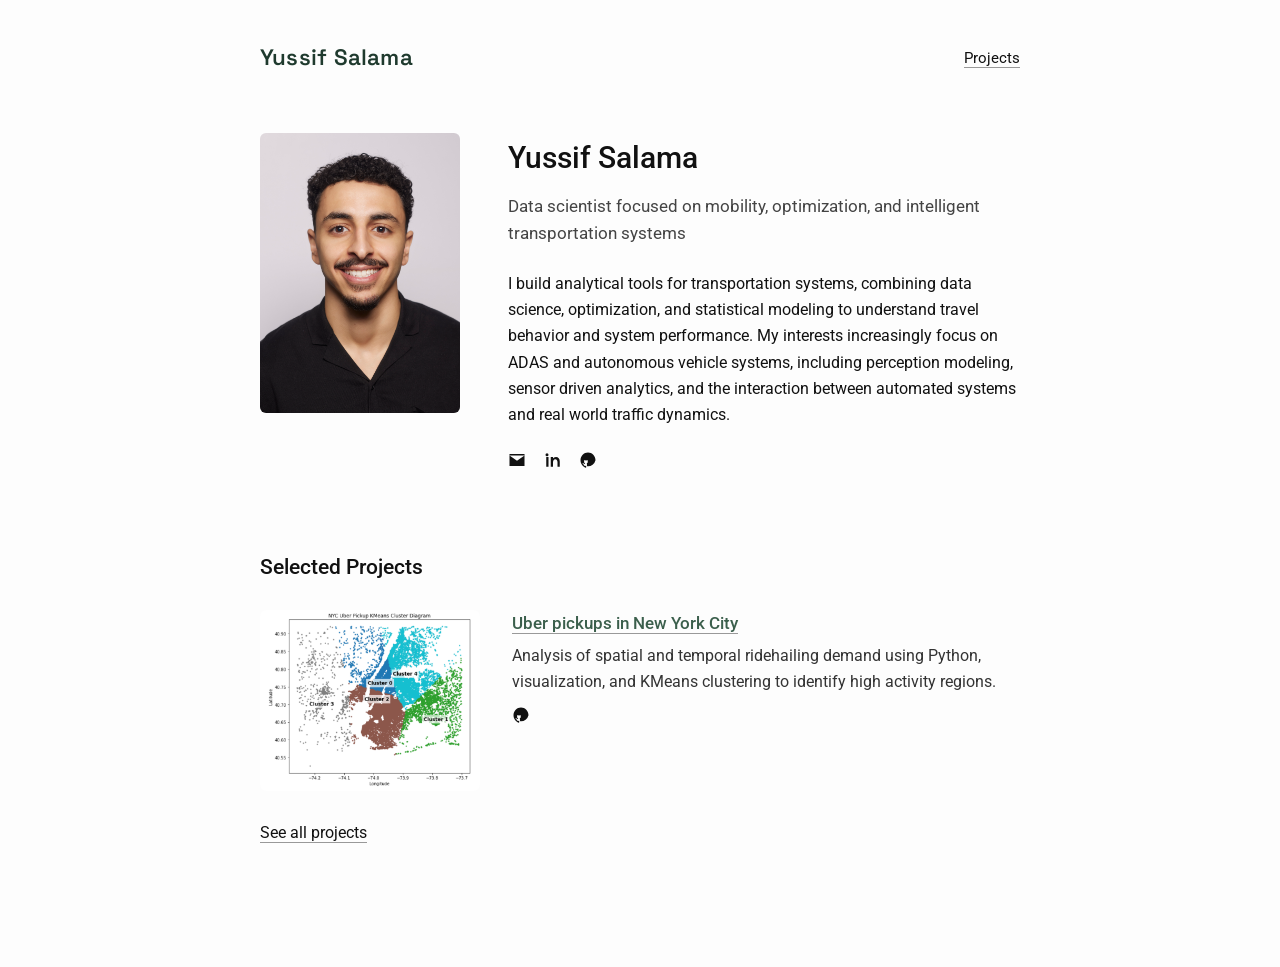
<file: index.html>
<!DOCTYPE html>
<html lang="en">
<head>
  <link href="https://fonts.googleapis.com/css2?family=Space+Grotesk:wght@500;600&display=swap" rel="stylesheet">
  <meta charset="UTF-8">
  <meta name="viewport" content="width=device-width, initial-scale=1">
  <title>Yussif Salama</title>

  <link rel="preconnect" href="https://fonts.googleapis.com">
  <link rel="preconnect" href="https://fonts.gstatic.com" crossorigin>
  <link href="https://fonts.googleapis.com/css2?family=Roboto:wght@400;500;700&display=swap" rel="stylesheet">

  <link rel="stylesheet" href="style.css">
</head>

<body>
  <main>

    <!-- TOP NAV -->
    <header class="top-nav">
      <div class="nav-name">
        <a href="index.html">Yussif Salama</a>
      </div>
      <nav class="nav-links">
        <a href="projects.html">Projects</a>
      </nav>
    </header>

    <!-- HERO -->
    <section class="hero">
      <img
        src="images/headshot.jpg"
        alt="Photo of Yussif Salama"
        class="hero-photo"
      />

      <div class="hero-text">
        <h1>Yussif Salama</h1>

        <p class="role">
          Data scientist focused on mobility, optimization, and intelligent transportation systems
        </p>

        <p class="bio">
          I build analytical tools for transportation systems, combining data science,
          optimization, and statistical modeling to understand travel behavior and system
          performance. My interests increasingly focus on ADAS and autonomous vehicle
          systems, including perception modeling, sensor driven analytics, and the
          interaction between automated systems and real world traffic dynamics.
        </p>

        <div class="contact-icons">
          <a href="mailto:ysyussif@gmail.com" aria-label="Email">
            <svg viewBox="0 0 24 24"><path d="M2 4h20v16H2z M2 6l10 7 10-7"/></svg>
          </a>
          <a href="https://www.linkedin.com/in/yussif-s" target="_blank" aria-label="LinkedIn">
            <svg viewBox="0 0 24 24"><path d="M4 3a2 2 0 110 4 2 2 0 010-4zM3 8h3v13H3zM9 8h3v2c.5-1 2-2 4-2 3 0 5 2 5 6v7h-3v-6c0-2-1-4-3-4s-3 2-3 4v6H9z"/></svg>
          </a>
          <a href="https://github.com/yussifsalama" target="_blank" aria-label="GitHub">
            <svg viewBox="0 0 24 24"><path d="M12 2C6.5 2 2 6.6 2 12.3c0 4.6 2.9 8.5 6.9 9.9.5.1.7-.2.7-.5v-1.9c-2.8.6-3.4-1.4-3.4-1.4-.5-1.3-1.2-1.6-1.2-1.6-1-.7.1-.7.1-.7 1.1.1 1.7 1.2 1.7 1.2 1 .1.8-.6 1.5-1.1-.8-.1-1.6-.4-1.6-1.9 0-.4.1-.8.4-1.1-.1-.1-.4-.5 0-1.1 0 0 .3-.1 1.1.4a3.7 3.7 0 012 0c.8-.5 1.1-.4 1.1-.4.4.6.1 1 .1 1.1.3.3.4.7.4 1.1 0 1.5-.8 1.8-1.6 1.9.2.2.4.5.4.9v2.6c0 .3.2.6.7.5A10.2 10.2 0 0022 12.3C22 6.6 17.5 2 12 2z"/></svg>
          </a>
        </div>
      </div>
    </section>

    <!-- SELECTED PROJECTS -->
    <section class="projects selected">
      <h2>Selected Projects</h2>

      <article class="project featured">
        <img
          src="images/Uber_Pickups_NYC/KCluster.png"
          alt="NYC Uber pickup clustering diagram"
        />

        <div class="project-text">
          <h3>
            <a href="projects/uber-pickups-nyc.html">
              Uber pickups in New York City
            </a>
          </h3>

          <p>
            Analysis of spatial and temporal ridehailing demand using Python,
            visualization, and KMeans clustering to identify high activity regions.
          </p>

          <a
            href="https://github.com/yussifsalama/uber-nyc-pickup-analysis"
            target="_blank"
            class="icon-link"
            aria-label="GitHub repository"
          >
            <svg viewBox="0 0 24 24"><path d="M12 2C6.5 2 2 6.6 2 12.3c0 4.6 2.9 8.5 6.9 9.9.5.1.7-.2.7-.5v-1.9c-2.8.6-3.4-1.4-3.4-1.4-.5-1.3-1.2-1.6-1.2-1.6-1-.7.1-.7.1-.7 1.1.1 1.7 1.2 1.7 1.2 1 .1.8-.6 1.5-1.1-.8-.1-1.6-.4-1.6-1.9 0-.4.1-.8.4-1.1-.1-.1-.4-.5 0-1.1 0 0 .3-.1 1.1.4a3.7 3.7 0 012 0c.8-.5 1.1-.4 1.1-.4.4.6.1 1 .1 1.1.3.3.4.7.4 1.1 0 1.5-.8 1.8-1.6 1.9.2.2.4.5.4.9v2.6c0 .3.2.6.7.5A10.2 10.2 0 0022 12.3C22 6.6 17.5 2 12 2z"/></svg>
          </a>
        </div>
      </article>

      <!-- SEE ALL PROJECTS -->
      <p class="see-all">
        <a href="projects.html">See all projects</a>
      </p>
    </section>

  </main>
</body>
</html>
</file>
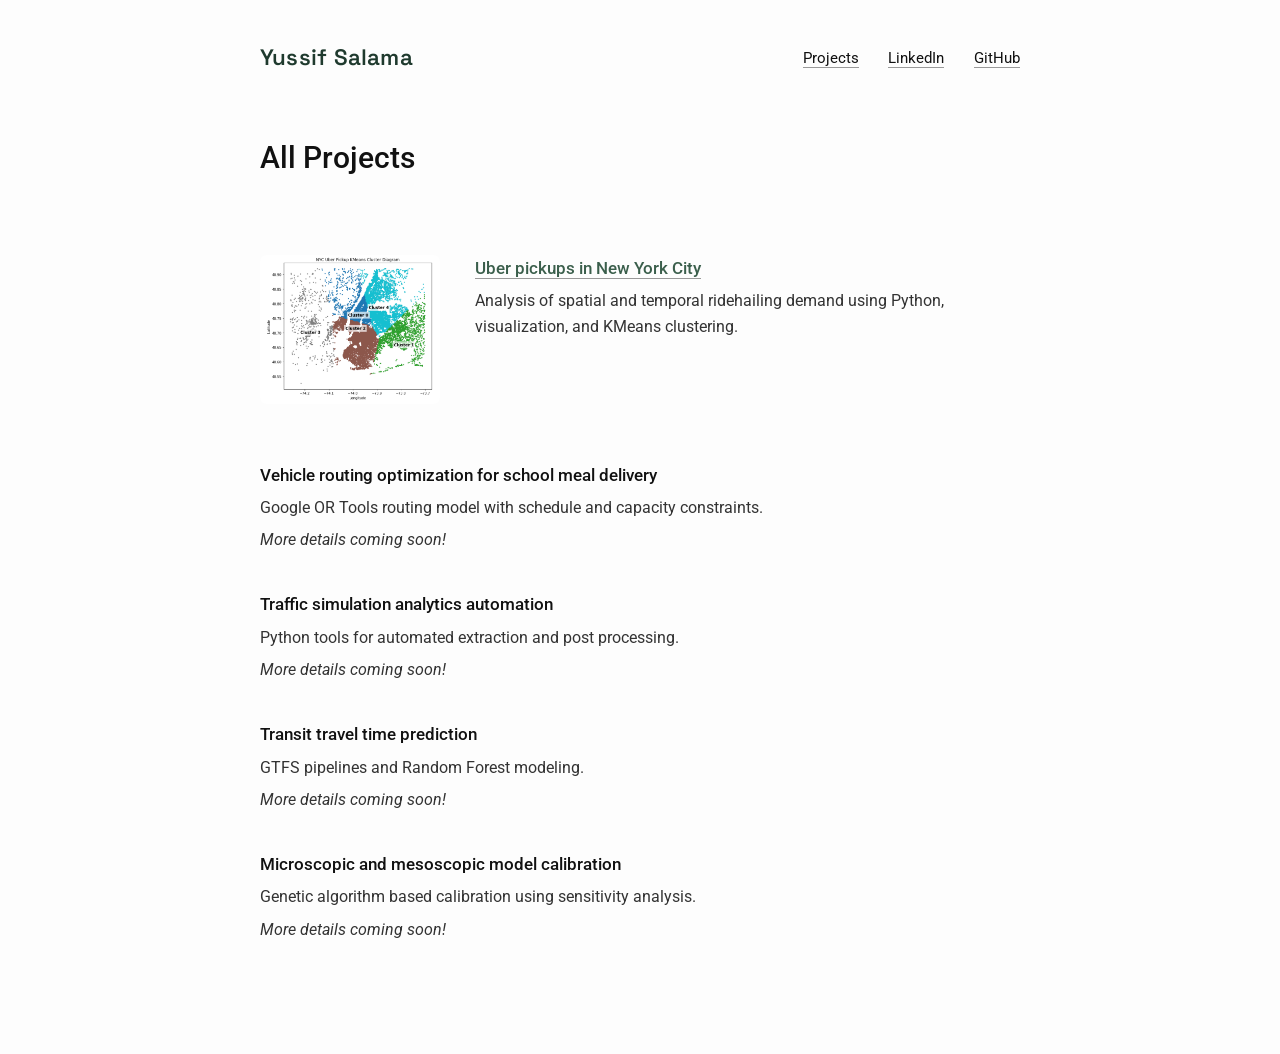
<file: projects.html>
<!DOCTYPE html>
<html lang="en">
<head>
  <link href="https://fonts.googleapis.com/css2?family=Space+Grotesk:wght@500;600&display=swap" rel="stylesheet">
  <meta charset="UTF-8">
  <meta name="viewport" content="width=device-width, initial-scale=1">
  <title>Projects | Yussif Salama</title>

  <link rel="preconnect" href="https://fonts.googleapis.com">
  <link rel="preconnect" href="https://fonts.gstatic.com" crossorigin>
  <link href="https://fonts.googleapis.com/css2?family=Roboto:wght@400;500;700&display=swap" rel="stylesheet">

  <link rel="stylesheet" href="style.css">
</head>

<body>
  <main>

    <!-- TOP NAV -->
    <header class="top-nav">
      <div class="nav-name highlight-name">
        <a href="index.html">Yussif Salama</a>
      </div>

      <nav class="nav-links">
        <a href="projects.html">Projects</a>
        <a href="https://www.linkedin.com/in/yussif-s" target="_blank">LinkedIn</a>
        <a href="https://github.com/yussifsalama" target="_blank">GitHub</a>
      </nav>
    </header>

    <!-- PAGE HEAD -->
    <section class="page-head">
      <h1>All Projects</h1>
    </section>

    <section class="projects-list">

      <!-- FEATURED PROJECT -->
      <article class="project featured-row">
        <div class="project-thumb">
          <img
            src="images/Uber_Pickups_NYC/KCluster.png"
            alt="NYC Uber pickup clustering diagram"
          />
        </div>

        <div class="project-text">
          <h3>
            <a href="projects/uber-pickups-nyc.html">
              Uber pickups in New York City
            </a>
          </h3>

          <p>
            Analysis of spatial and temporal ridehailing demand using Python,
            visualization, and KMeans clustering.
          </p>
        </div>
      </article>

      <!-- OTHER PROJECTS -->
      <article class="project">
        <h3>Vehicle routing optimization for school meal delivery</h3>
        <p>Google OR Tools routing model with schedule and capacity constraints.</p>
        <p class="coming-soon">More details coming soon!</p>
      </article>

      <article class="project">
        <h3>Traffic simulation analytics automation</h3>
        <p>Python tools for automated extraction and post processing.</p>
        <p class="coming-soon">More details coming soon!</p>
      </article>

      <article class="project">
        <h3>Transit travel time prediction</h3>
        <p>GTFS pipelines and Random Forest modeling.</p>
        <p class="coming-soon">More details coming soon!</p>
      </article>

      <article class="project">
        <h3>Microscopic and mesoscopic model calibration</h3>
        <p>Genetic algorithm based calibration using sensitivity analysis.</p>
        <p class="coming-soon">More details coming soon!</p>
      </article>

    </section>

  </main>
</body>
</html>
</file>
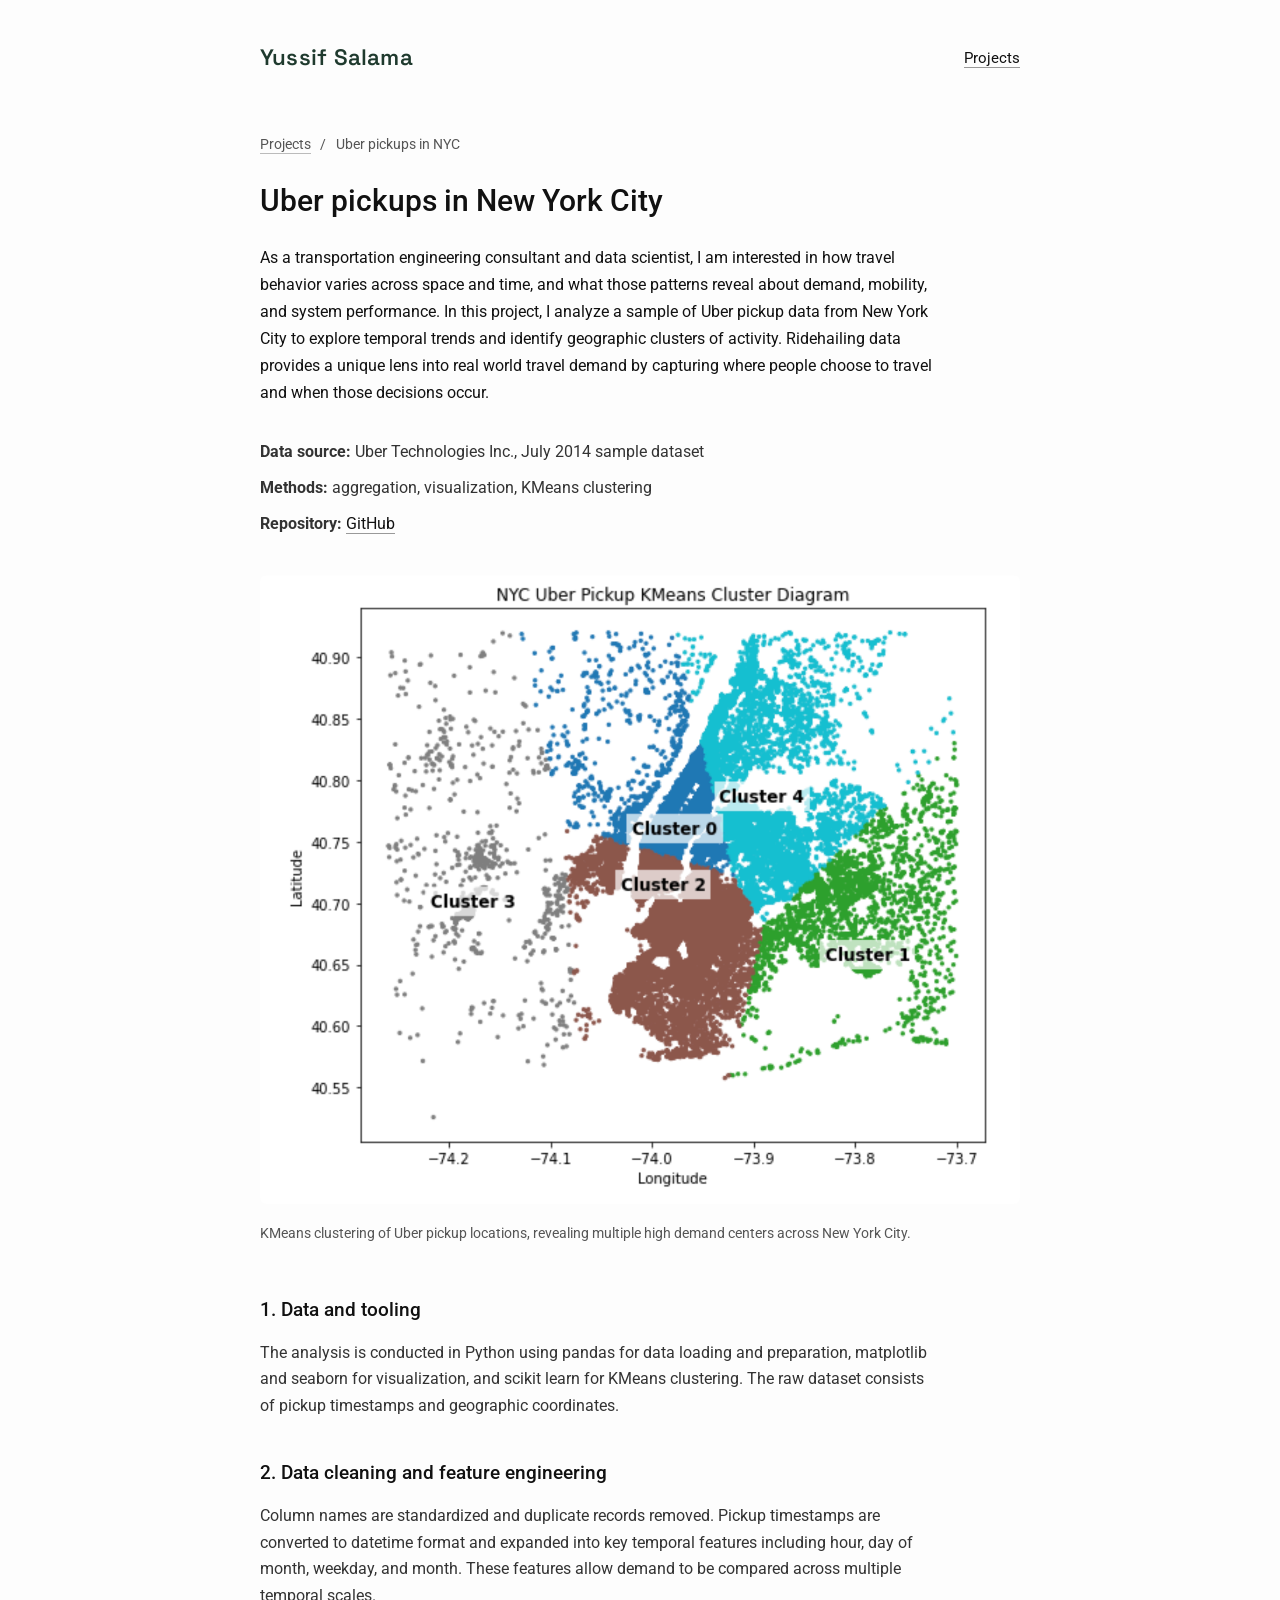
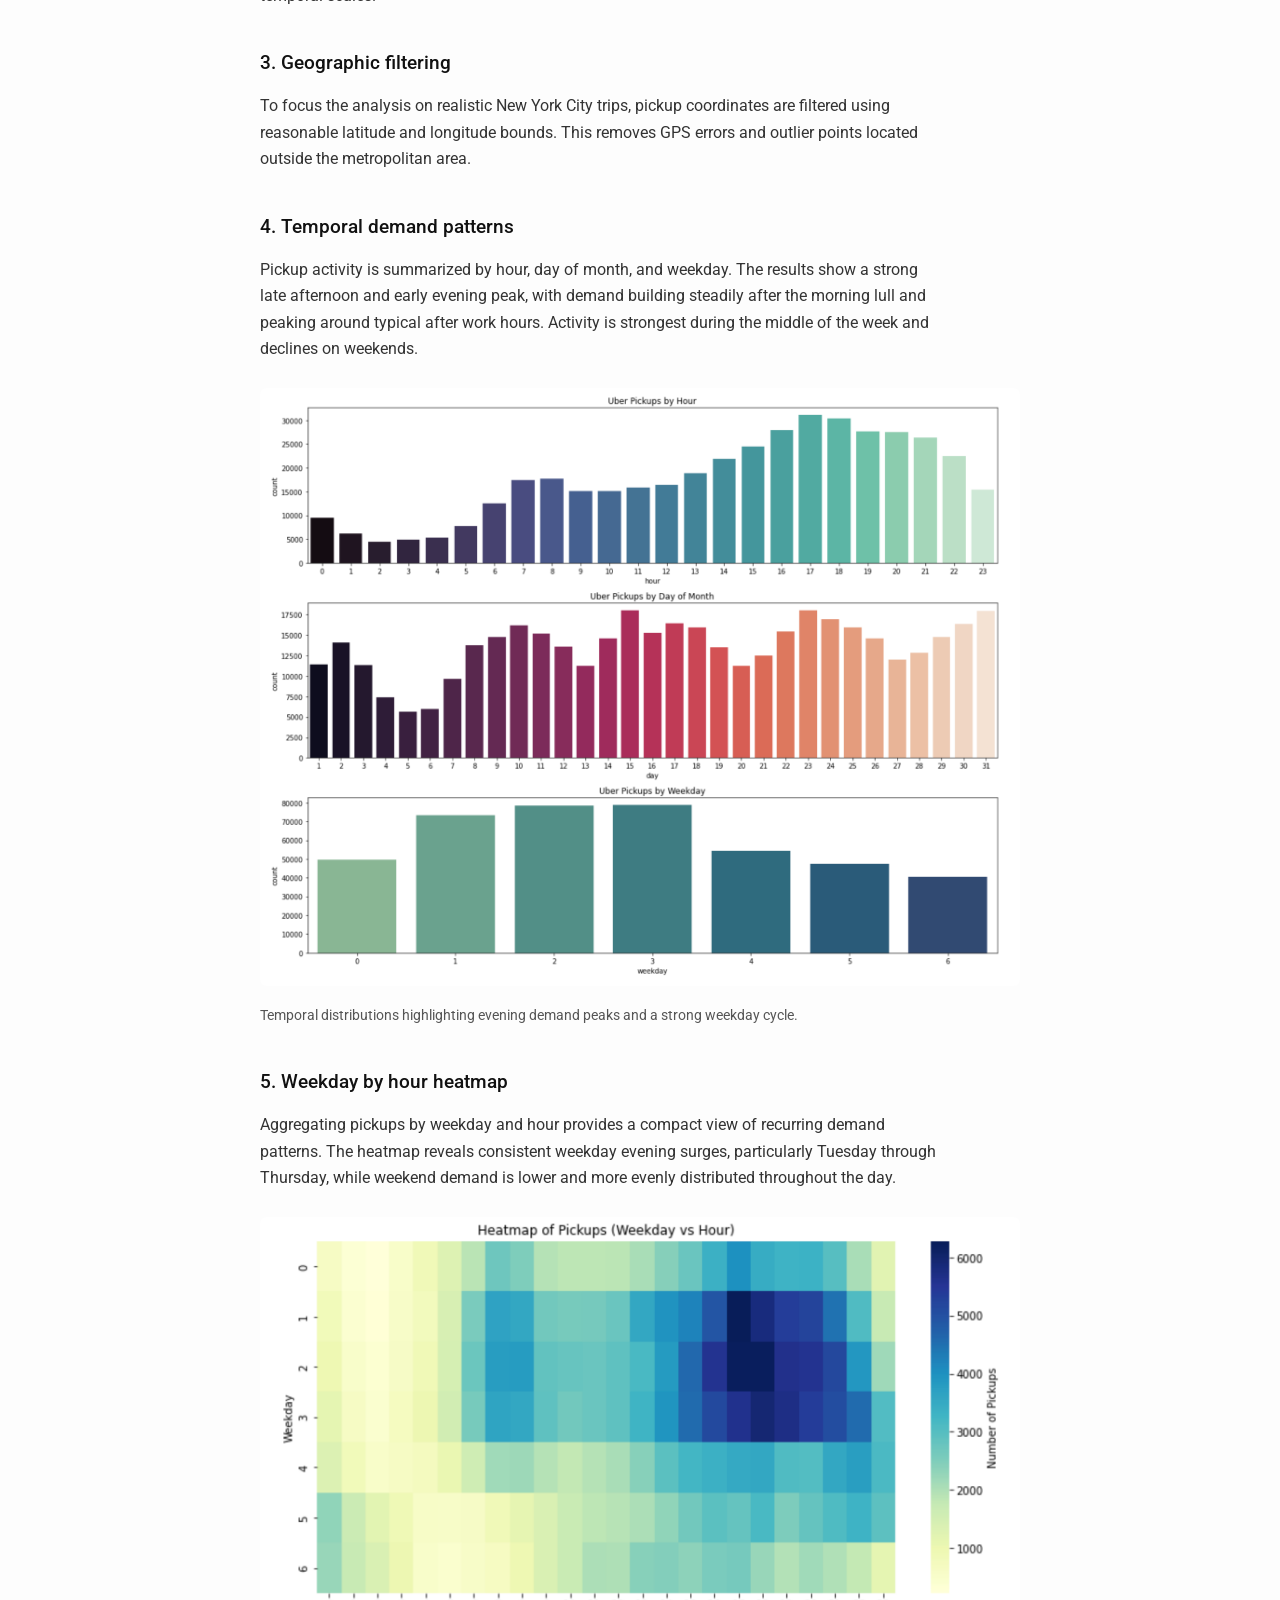
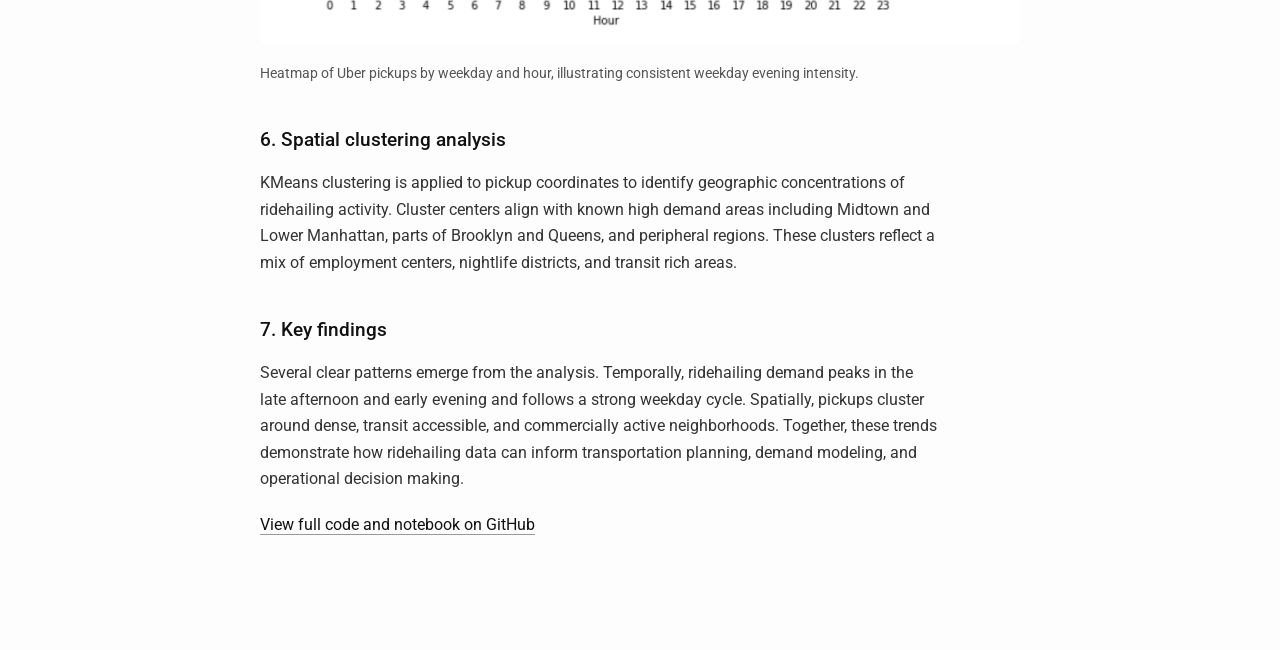
<file: projects/uber-pickups-nyc.html>
<!DOCTYPE html>
<html lang="en">
<head>
  <meta charset="UTF-8">
  <meta name="viewport" content="width=device-width, initial-scale=1">
  <title>Uber pickups in New York City | Yussif Salama</title>
  <link href="https://fonts.googleapis.com/css2?family=Space+Grotesk:wght@500;600&display=swap" rel="stylesheet">
  <link rel="preconnect" href="https://fonts.googleapis.com">
  <link rel="preconnect" href="https://fonts.gstatic.com" crossorigin>
  <link href="https://fonts.googleapis.com/css2?family=Roboto:wght@400;500;700&display=swap" rel="stylesheet">

  <link rel="stylesheet" href="../style.css">
</head>

<body>
  <main>

    <!-- TOP NAV -->
    <header class="top-nav">
      <div class="nav-name">
        <a href="../index.html">Yussif Salama</a>
      </div>

      <nav class="nav-links">
        <a href="../projects.html">Projects</a>
      </nav>
    </header>

    <!-- PROJECT DETAIL -->
    <article class="project-detail">

      <div class="crumbs">
        <a href="../projects.html">Projects</a>
        <span class="crumb-sep">/</span>
        <span>Uber pickups in NYC</span>
      </div>

      <h1>Uber pickups in New York City</h1>

      <p class="project-intro">
        As a transportation engineering consultant and data scientist, I am interested in how
        travel behavior varies across space and time, and what those patterns reveal about demand,
        mobility, and system performance. In this project, I analyze a sample of Uber pickup data
        from New York City to explore temporal trends and identify geographic clusters of activity.
        Ridehailing data provides a unique lens into real world travel demand by capturing where
        people choose to travel and when those decisions occur.
      </p>

      <div class="project-meta">
        <div><strong>Data source:</strong> Uber Technologies Inc., July 2014 sample dataset</div>
        <div><strong>Methods:</strong> aggregation, visualization, KMeans clustering</div>
        <div>
          <strong>Repository:</strong>
          <a href="https://github.com/yussifsalama/uber-nyc-pickup-analysis" target="_blank">
            GitHub
          </a>
        </div>
      </div>

      <figure class="project-hero">
        <img
          src="../images/Uber_Pickups_NYC/KCluster.png"
          alt="NYC Uber pickup KMeans clustering diagram"
        />
        <figcaption>
          KMeans clustering of Uber pickup locations, revealing multiple high demand centers across New York City.
        </figcaption>
      </figure>

      <section class="writeup">

        <h2>1. Data and tooling</h2>
        <p>
          The analysis is conducted in Python using pandas for data loading and preparation,
          matplotlib and seaborn for visualization, and scikit learn for KMeans clustering.
          The raw dataset consists of pickup timestamps and geographic coordinates.
        </p>

        <h2>2. Data cleaning and feature engineering</h2>
        <p>
          Column names are standardized and duplicate records removed. Pickup timestamps are
          converted to datetime format and expanded into key temporal features including hour,
          day of month, weekday, and month. These features allow demand to be compared across
          multiple temporal scales.
        </p>

        <h2>3. Geographic filtering</h2>
        <p>
          To focus the analysis on realistic New York City trips, pickup coordinates are filtered
          using reasonable latitude and longitude bounds. This removes GPS errors and outlier points
          located outside the metropolitan area.
        </p>

        <h2>4. Temporal demand patterns</h2>
        <p>
          Pickup activity is summarized by hour, day of month, and weekday. The results show a
          strong late afternoon and early evening peak, with demand building steadily after the
          morning lull and peaking around typical after work hours. Activity is strongest during
          the middle of the week and declines on weekends.
        </p>

        <figure class="figure">
          <img
            src="../images/Uber_Pickups_NYC/BarGraph.png"
            alt="Uber pickup distributions by hour, day, and weekday"
          />
          <figcaption>
            Temporal distributions highlighting evening demand peaks and a strong weekday cycle.
          </figcaption>
        </figure>

        <h2>5. Weekday by hour heatmap</h2>
        <p>
          Aggregating pickups by weekday and hour provides a compact view of recurring demand
          patterns. The heatmap reveals consistent weekday evening surges, particularly Tuesday
          through Thursday, while weekend demand is lower and more evenly distributed throughout
          the day.
        </p>

        <figure class="figure">
          <img
            src="../images/Uber_Pickups_NYC/Heatmap.png"
            alt="Heatmap of Uber pickups by weekday and hour"
          />
          <figcaption>
            Heatmap of Uber pickups by weekday and hour, illustrating consistent weekday evening intensity.
          </figcaption>
        </figure>

        <h2>6. Spatial clustering analysis</h2>
        <p>
          KMeans clustering is applied to pickup coordinates to identify geographic concentrations
          of ridehailing activity. Cluster centers align with known high demand areas including
          Midtown and Lower Manhattan, parts of Brooklyn and Queens, and peripheral regions. These
          clusters reflect a mix of employment centers, nightlife districts, and transit rich areas.
        </p>

        <h2>7. Key findings</h2>
        <p>
          Several clear patterns emerge from the analysis. Temporally, ridehailing demand peaks in
          the late afternoon and early evening and follows a strong weekday cycle. Spatially, pickups
          cluster around dense, transit accessible, and commercially active neighborhoods. Together,
          these trends demonstrate how ridehailing data can inform transportation planning, demand
          modeling, and operational decision making.
        </p>

        <p class="repo-link">
          <a href="https://github.com/yussifsalama/uber-nyc-pickup-analysis" target="_blank">
            View full code and notebook on GitHub
          </a>
        </p>

      </section>

    </article>

  </main>
</body>
</html>
</file>
<file: style.css>
/* Reset */
* {
  margin: 0;
  padding: 0;
  box-sizing: border-box;
}

/* Base */
body {
  font-family: "Roboto", system-ui, -apple-system, BlinkMacSystemFont, "Segoe UI", sans-serif;
  line-height: 1.65;
  color: #111;
  background: #fdfdfd;
  padding: 40px 20px;
}

main {
  max-width: 760px;
  margin: 0 auto;
}

/* Links */
a {
  color: #111;
  text-decoration: none;
  border-bottom: 1px solid #999;
}

a:hover {
  border-color: #000;
}

/* Top navigation */
.top-nav {
  display: flex;
  justify-content: space-between;
  align-items: center;
  margin-bottom: 3.5rem;
}

.nav-name {
  font-family: "Space Grotesk", system-ui, sans-serif;
  font-size: 1.4rem;
  font-weight: 600;
  letter-spacing: 0.01em;
}

.nav-name a {
  color: #1f3a2e;
  border-bottom: none;
}

.nav-name a:hover {
  border-bottom: 1px solid #1f3a2e;
}

.nav-links a {
  margin-left: 1.6rem;
  font-size: 0.95rem;
}

/* Hero */
.hero {
  display: flex;
  align-items: flex-start;
  gap: 3rem;
  margin-bottom: 4.5rem;
}

.hero-photo {
  width: 200px;
  height: auto;
  border-radius: 6px;
}

.hero-text h1 {
  font-size: 1.9rem;
  font-weight: 500;
  margin-bottom: 0.6rem;
}

.role {
  font-size: 1.05rem;
  color: #444;
  margin-bottom: 1.4rem;
}

.bio {
  max-width: 520px;
  margin-bottom: 1.4rem;
  font-size: 1rem;
}

.contact-icons {
  display: flex;
  gap: 1.1rem;
  margin-top: 0.6rem;
}

.contact-icons a {
  border-bottom: none;
}

.contact-icons svg {
  width: 18px;
  height: 18px;
  fill: #111;
}

.contact-icons a:hover svg {
  fill: #000;
}

/* Sections */
section {
  margin-bottom: 4.5rem;
}

/* Headers */
.page-head h1 {
  font-size: 1.9rem;
  font-weight: 500;
  margin-bottom: 3rem;
}

h2 {
  font-size: 1.3rem;
  font-weight: 500;
  margin-bottom: 1.6rem;
}

/* Projects */
.projects-list {
  margin-top: 0;
}

.project {
  margin-bottom: 2.4rem;
}

.project h3 {
  font-size: 1.05rem;
  font-weight: 500;
  margin-bottom: 0.35rem;
}

.project h3 a {
  color: #3b5f4c;
}

.project h3 a:hover {
  color: #1f3a2e;
}

.project p {
  font-size: 0.98rem;
  color: #333;
  max-width: 560px;
}

/* Featured project row */
.featured-row {
  display: flex;
  align-items: flex-start;
  gap: 2.2rem;
  margin-bottom: 3.6rem;
}

/* Thumbnail */
.project-thumb {
  flex: 0 0 180px;
  max-width: 180px;
}

.project-thumb img {
  width: 180px;
  height: auto;
  border-radius: 6px;
  display: block;
}

/* Selected projects (index) */
.selected {
  margin-top: 1rem;
  margin-bottom: 5rem;
}

.selected .featured {
  display: flex;
  gap: 2rem;
  margin-bottom: 1.8rem;
}

.selected .featured img {
  width: 220px;
  height: auto;
  border-radius: 6px;
}

/* Icons */
.icon-link {
  display: inline-block;
  margin-top: 0.7rem;
  border-bottom: none;
}

.icon-link svg {
  width: 18px;
  height: 18px;
  fill: #111;
}

.icon-link:hover svg {
  fill: #000;
}

/* See all link */
.see-all {
  margin-top: 1.6rem;
}

/* Coming soon text */
.coming-soon {
  font-size: 0.9rem;
  color: #777;
  font-style: italic;
  margin-top: 0.4rem;
}

/* Project detail page */
.project-detail h1 {
  font-size: 1.9rem;
  font-weight: 500;
  margin-bottom: 1.2rem;
}

.crumbs {
  font-size: 0.9rem;
  color: #555;
  margin-bottom: 1.2rem;
}

.crumbs a {
  color: #555;
  border-bottom: 1px solid #bbb;
}

.crumbs a:hover {
  color: #111;
  border-bottom-color: #000;
}

.crumb-sep {
  margin: 0 0.4rem;
}

.project-intro {
  max-width: 680px;
  font-size: 1.02rem;
  margin-bottom: 2rem;
}

.project-meta {
  display: grid;
  gap: 0.6rem;
  margin-bottom: 2.4rem;
  color: #333;
}

.project-hero {
  margin-bottom: 3rem;
}

figure img {
  width: 100%;
  border-radius: 6px;
}

figcaption {
  font-size: 0.9rem;
  color: #555;
  margin-top: 0.6rem;
}

.writeup h2 {
  font-size: 1.2rem;
  font-weight: 500;
  margin-top: 2.4rem;
  margin-bottom: 0.9rem;
}

.writeup p {
  max-width: 680px;
  margin-bottom: 1.2rem;
  color: #333;
}

.figure {
  margin: 1.6rem 0 2.2rem 0;
}

.repo-link {
  margin-top: 1.2rem;
}

/* Responsive */
@media (max-width: 700px) {
  body {
    padding: 32px 16px;
  }

  .hero {
    flex-direction: column;
    gap: 2rem;
  }

  .hero-photo {
    width: 160px;
  }

  .featured-row {
    flex-direction: column;
  }

  .project-thumb {
    max-width: 220px;
  }

  .project-thumb img {
    width: 220px;
  }

  .nav-name {
    font-size: 1.3rem;
  }
}
</file>
